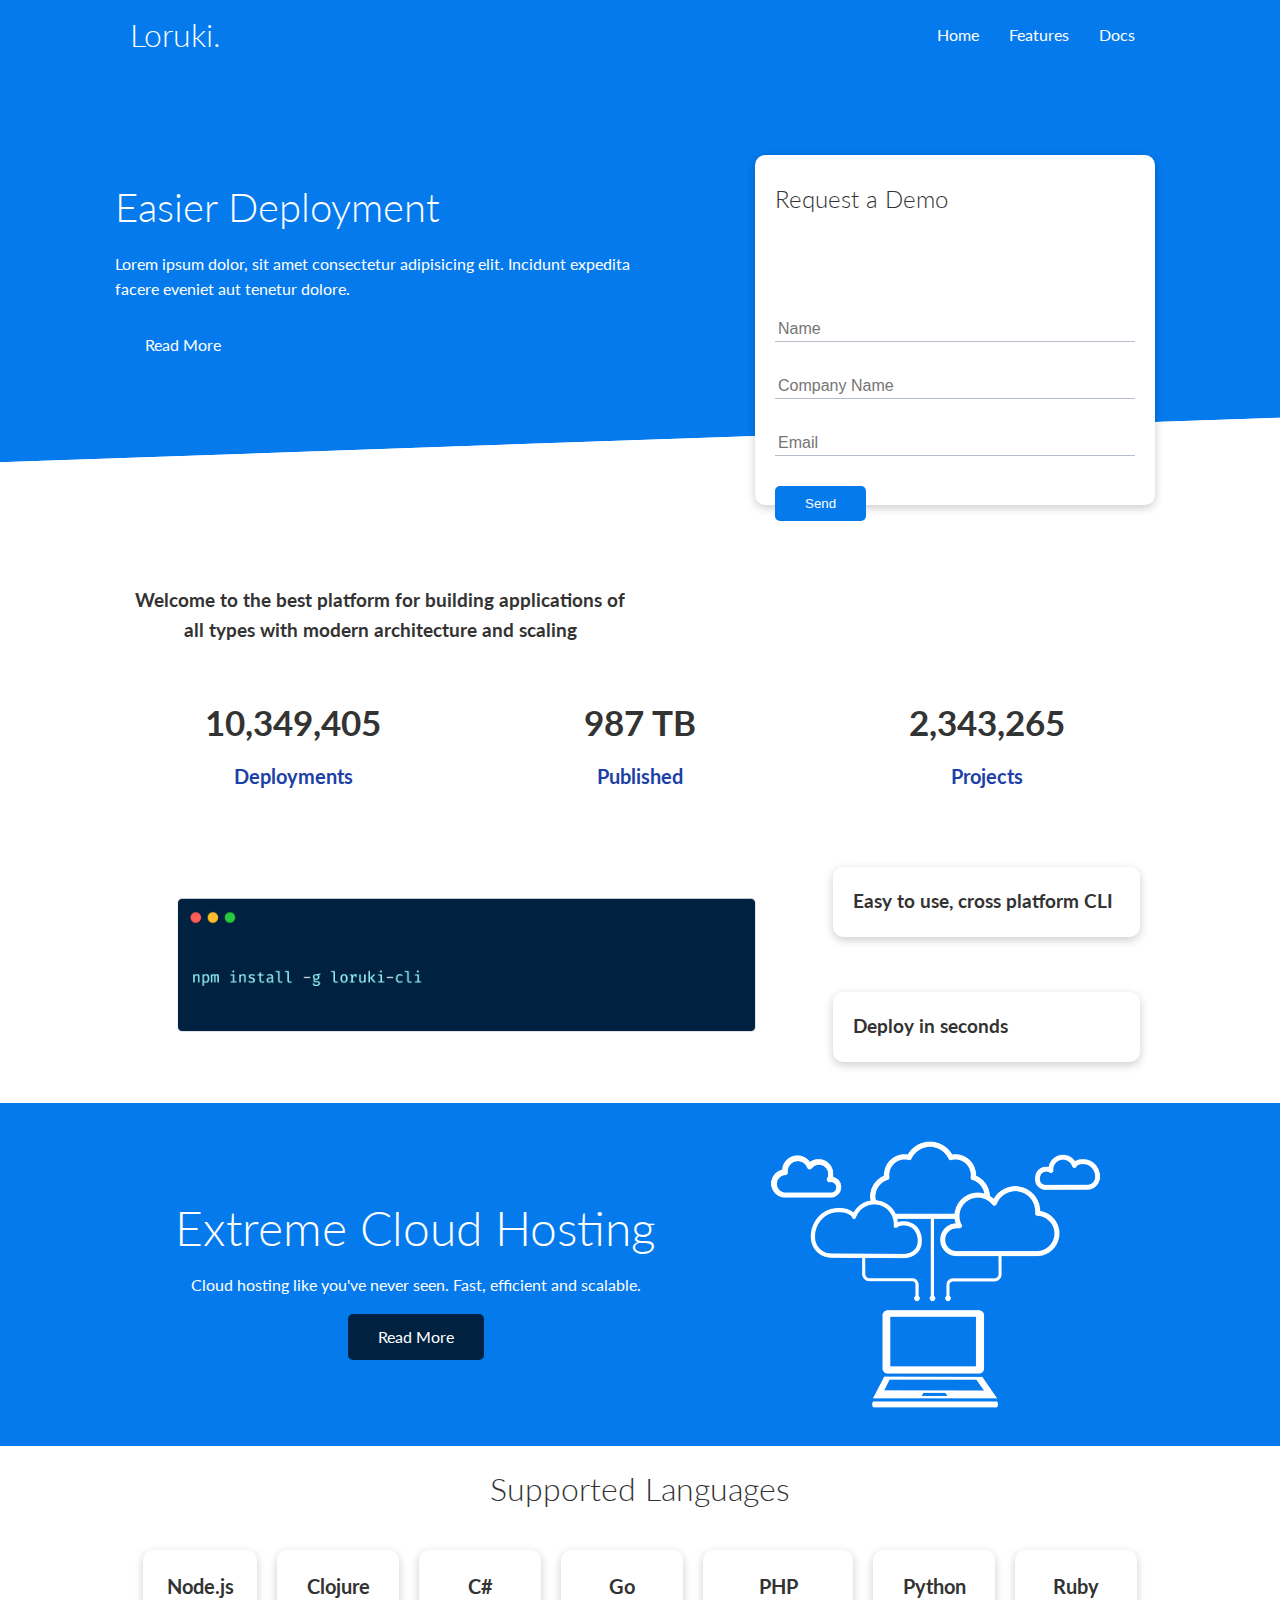
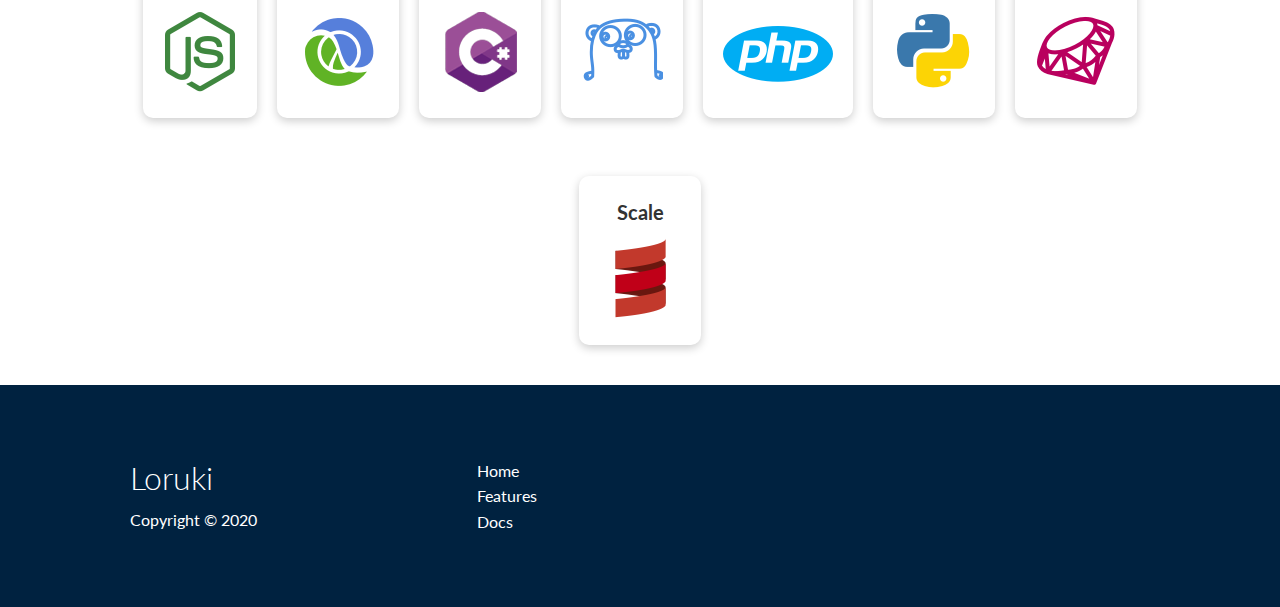
<file: index.html>
<!DOCTYPE html>
<html lang="en">
<head>
  <meta charset="UTF-8">
  <meta name="viewport" content="width=device-width, initial-scale=1.0">
  <meta http-equiv="X-UA-Compatible" content="ie=edge">
  <link rel="stylesheet" href="css/stylesheet.css">
  <link rel="stylesheet" href="css/utilities.css">
  <link rel="stylesheet" href="https://cdnjs.cloudflare.com/ajax/libs/font-awesome/6.0.0-beta3/css/all.min.css"
    integrity="sha512-Fo3rlrZj/k7ujTnHg4CGR2D7kSs0v4LLanw2qksYuRlEzO+tcaEPQogQ0KaoGN26/zrn20ImR1DfuLWnOo7aBA=="
    crossorigin="anonymous"  />
  <title>Loruki | Cloud Hosting for Everyone</title>
</head>
<body>
  <!--NavBar-->
  <div class="navbar">
    <div class="container flex">
      <h1 class="logo">Loruki.</h1>
      <nav>
        <ul>
          <li><a href="index.html">Home</a></li>
          <li><a href="features.html">Features</a></li>
          <li><a href="docs.html">Docs</a></li>
        </ul>
      </nav>
    </div>
  </div>

  <!--Showcase-->
  <section class="showcase">
    <div class="container grid">
      <div class="showcase-text">
        <h1>Easier Deployment</h1>
        <p>Lorem ipsum dolor, sit amet consectetur
          adipisicing elit. Incidunt expedita facere 
          eveniet aut tenetur dolore.</p>
          <a href="features.html" class="btn btn-outline">
            Read More
          </a>
      </div>

      <div class="showcase-form card">
        <h2>Request a Demo</h2>
        <form name="contact" method="POST" netlify-honeypot="bot-field" data-netlify="true">
          <input type="hidden" name="form-name" value="contact">
          <p class="hidden">
            <label>
              Don’t fill this out if you’re human: <input name="bot-field" />
            </label>
          </p>
          <div class="form-control" method="POST" data-netlify="true">
            <input type="text" name="name" placeholder="Name" required>
          </div>
          <div class="form-control">
            <input type="text" name="company" 
            placeholder="Company Name" required>
          </div>
          <div class="form-control">
            <input type="email" name="email" placeholder="Email" required>
          </div>
          <input type="submit" value="Send" class="btn btn-primary">
        </form>
      </div>
    </div>
  </section>

  <!--Stats-->
  <section class="stats">
    <div class="container">
      <h3 class="stats-heading text-center my-1">
        Welcome to the best platform for building applications of all types
        with modern architecture and scaling
      </h3>

      <div class="grid grid-3 text-center my-4">
        <div>
          <i class="fas fa-server fa-3x"></i>
          <h3>10,349,405</h3>
          <p class="text-secondary">Deployments</p>
        </div>
        <div>
          <i class="fas fa-upload fa-3x"></i>
          <h3>987 TB</h3>
          <p class="text-secondary">Published</p>
        </div>
        <div>
          <i class="fas fa-project-diagram fa-3x"></i>
          <h3>2,343,265</h3>
          <p class="text-secondary">Projects</p>
        </div>
      </div>
    </div>
  </section>

  <!--Cli-->
  <section class="cli">
    <div class="container grid">
      <img src="images/cli.png" alt="">
      <div class="card">
        <h3>Easy to use, cross platform CLI</h3>
      </div>
      <div class="card">
        <h3>Deploy in seconds</h3>
      </div>
    </div>
  </section>

  <!--cloud-->
  <section class="cloud bg-primary my-2 py-2">
    <div class="container grid">
      <div class="text-center">
        <h2 class="lg">Extreme Cloud Hosting</h2>
        <p class="lead my-1">Cloud hosting like you've never seen.
          Fast, efficient and scalable.</p>
          <a href="features.html" class="btn btn-dark">Read More</a>
      </div>
      <img src="images/cloud.png" alt="">
    </div>
  </section>

  <!--Languages-->
  <section class="languages">
    <h2 class="md text-center my-2">
      Supported Languages
    </h2>
    <container class="container flex">
      <div class="card">
        <h4>Node.js</h4>
        <img src="images/logos/node.png" alt="">
      </div>
      <div class="card">
        <h4>Clojure</h4>
        <img src="images/logos/clojure.png" alt="">
      </div>
      <div class="card">
        <h4>C#</h4>
        <img src="images/logos/csharp.png" alt="">
      </div>
      <div class="card">
        <h4>Go</h4>
        <img src="images/logos/go.png" alt="">
      </div>
      <div class="card">
        <h4>PHP</h4>
        <img src="images/logos/php.png" alt="">
      </div>
      <div class="card">
        <h4>Python</h4>
        <img src="images/logos/python.png" alt="">
      </div>
      <div class="card">
        <h4>Ruby</h4>
        <img src="images/logos/ruby.png" alt="">
      </div>
      <div class="card">
        <h4>Scale</h4>
        <img src="images/logos/scala.png" alt="">
      </div>
    </container>
  </section>

  <!--footer-->
  <footer class="footer bg-dark py-5">
    <div class="container grid grid-3">
      <div>
        <h1>
          Loruki
        </h1>
        <p>Copyright &copy; 2020</p>
      </div>
      <nav>
        <ul>
          <li><a href="index.html">Home</a></li>
          <li><a href="features.html">Features</a></li>
          <li><a href="docs.html">Docs</a></li>
        </ul>
      </nav>
      <div class="social">
        <a href="#"><i class="fab fa-github fa-2x"></i></a>
        <a href="#"><i class="fab fa-facebook fa-2x"></i></a>
        <a href="#"><i class="fab fa-instagram fa-2x"></i></a>
        <a href="#"><i class="fab fa-twitter fa-2x"></i></a>
      </div>
    </div>
  </footer>

</body>
</html>
</file>
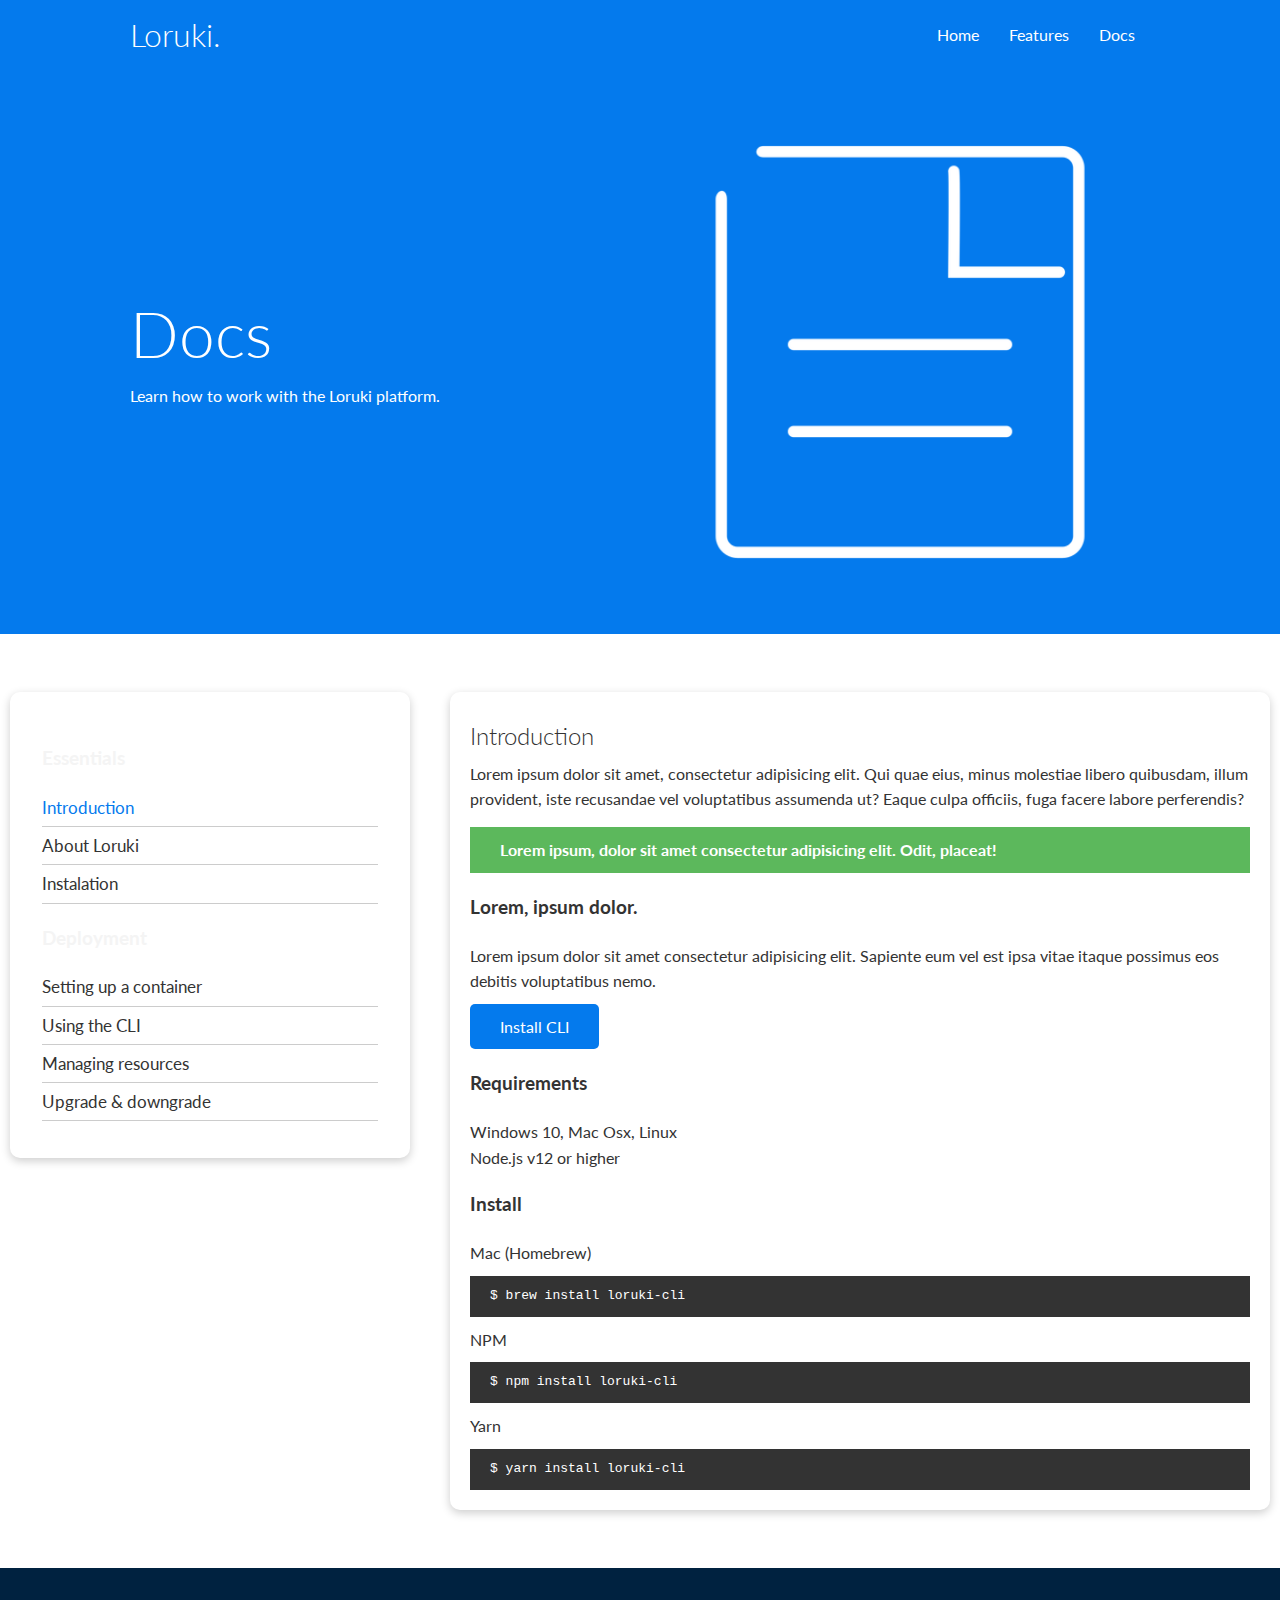
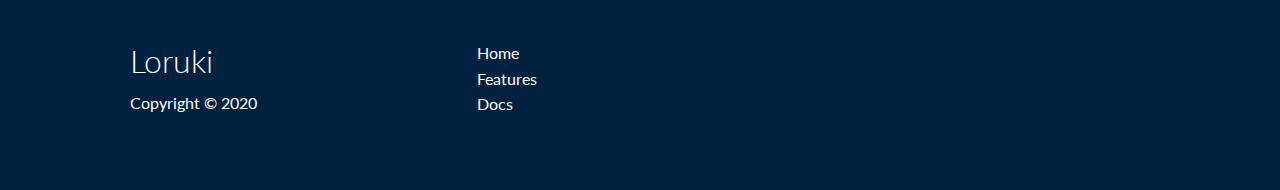
<file: docs.html>
<!DOCTYPE html>
<html lang="en">

<head>
    <meta charset="UTF-8">
    <meta name="viewport" content="width=device-width, initial-scale=1.0">
    <meta http-equiv="X-UA-Compatible" content="ie=edge">
    <link rel="stylesheet" href="css/stylesheet.css">
    <link rel="stylesheet" href="css/utilities.css">
    <link rel="stylesheet" href="https://cdnjs.cloudflare.com/ajax/libs/font-awesome/6.0.0-beta3/css/all.min.css"
        integrity="sha512-Fo3rlrZj/k7ujTnHg4CGR2D7kSs0v4LLanw2qksYuRlEzO+tcaEPQogQ0KaoGN26/zrn20ImR1DfuLWnOo7aBA=="
        crossorigin="anonymous" />
    <title>Loruki | Cloud Hosting for Everyone</title>
</head>

<body>
    <!--NavBar-->
    <div class="navbar">
        <div class="container flex">
            <h1 class="logo">Loruki.</h1>
            <nav>
                <ul>
                    <li><a href="index.html">Home</a></li>
                    <li><a href="features.html">Features</a></li>
                    <li><a href="docs.html">Docs</a></li>
                </ul>
            </nav>
        </div>
    </div>

    <!--Head-->
    <section class="section Docs-head bg-primary py-3">
        <div class="container grid">
            <div>
                <h1 class="xl">Docs</h1>
                <p class="lead">
                    Learn how to work with the Loruki platform.
                </p>
            </div>
            <img src="images/docs.png" alt="">
        </div>
    </section>

    <!--Docs main-->
    <section class="docs-main my-4">
        <div class="grid">
            <div class="card bg-light p-3">
                <h3 class="my-2">
                    Essentials
                </h3>
                <nav>
                    <ul>
                        <li><a class="text-primary" href="#">
                            Introduction</a></li>
                        <li><a href="#">About Loruki</a></li>
                        <li><a href="#">Instalation</a></li>
                    </ul>
                </nav>

                <h3 class="my-2">
                    Deployment
                </h3>
                <nav>
                    <ul>
                        <li><a href="#">Setting up a container</a></li>
                        <li><a href="#">Using the CLI</a></li>
                        <li><a href="#">Managing resources</a></li>
                        <li><a href="#">Upgrade & downgrade</a></li>
                    </ul>
                </nav>
            </div>
            <div class="card">
                <h2>Introduction</h2>
                <p>Lorem ipsum dolor sit amet, consectetur 
                    adipisicing elit. Qui quae eius, minus 
                    molestiae libero quibusdam, illum 
                    provident, iste recusandae vel 
                    voluptatibus assumenda ut? Eaque culpa 
                    officiis, fuga facere labore 
                    perferendis?</p>
                    <div class="alert alert-success">
                        <i class="fas fa-info"></i>Lorem 
                        ipsum, dolor sit amet consectetur 
                        adipisicing elit. Odit, placeat!
                    </div>
                    <h3>Lorem, ipsum dolor.</h3>
                    <p>Lorem ipsum dolor sit amet consectetur 
                        adipisicing elit. Sapiente eum vel est ipsa 
                        vitae itaque possimus eos debitis 
                        voluptatibus nemo.
                    </p>
                    <a href="#" class="btn btn-primary">Install CLI
                    </a>

                    <h3>Requirements</h3>
                    <ul>
                        <li>Windows 10, Mac Osx, Linux</li>
                        <li>Node.js v12 or higher</li>                        
                    </ul>

                    <h3>Install</h3>
                    <p>Mac (Homebrew)</p>
                    <pre><code>$ brew install loruki-cli</code></pre>
                    <p>NPM</p>
                    <pre><code>$ npm install loruki-cli</code></pre>
                    <p>Yarn</p>
                    <pre><code>$ yarn install loruki-cli</code></pre>


            </div>
        </div>
    </section>

    

    <!--footer-->
    <footer class="footer bg-dark py-5">
        <div class="container grid grid-3">
            <div>
                <h1>
                    Loruki
                </h1>
                <p>Copyright &copy; 2020</p>
            </div>
            <nav>
                <ul>
                    <li><a href="index.html">Home</a></li>
                    <li><a href="features.html">Features</a></li>
                    <li><a href="docs.html">Docs</a></li>
                </ul>
            </nav>
            <div class="social">
                <a href="#"><i class="fab fa-github fa-2x"></i></a>
                <a href="#"><i class="fab fa-facebook fa-2x"></i></a>
                <a href="#"><i class="fab fa-instagram fa-2x"></i></a>
                <a href="#"><i class="fab fa-twitter fa-2x"></i></a>
            </div>
        </div>
    </footer>

</body>

</html>
</file>
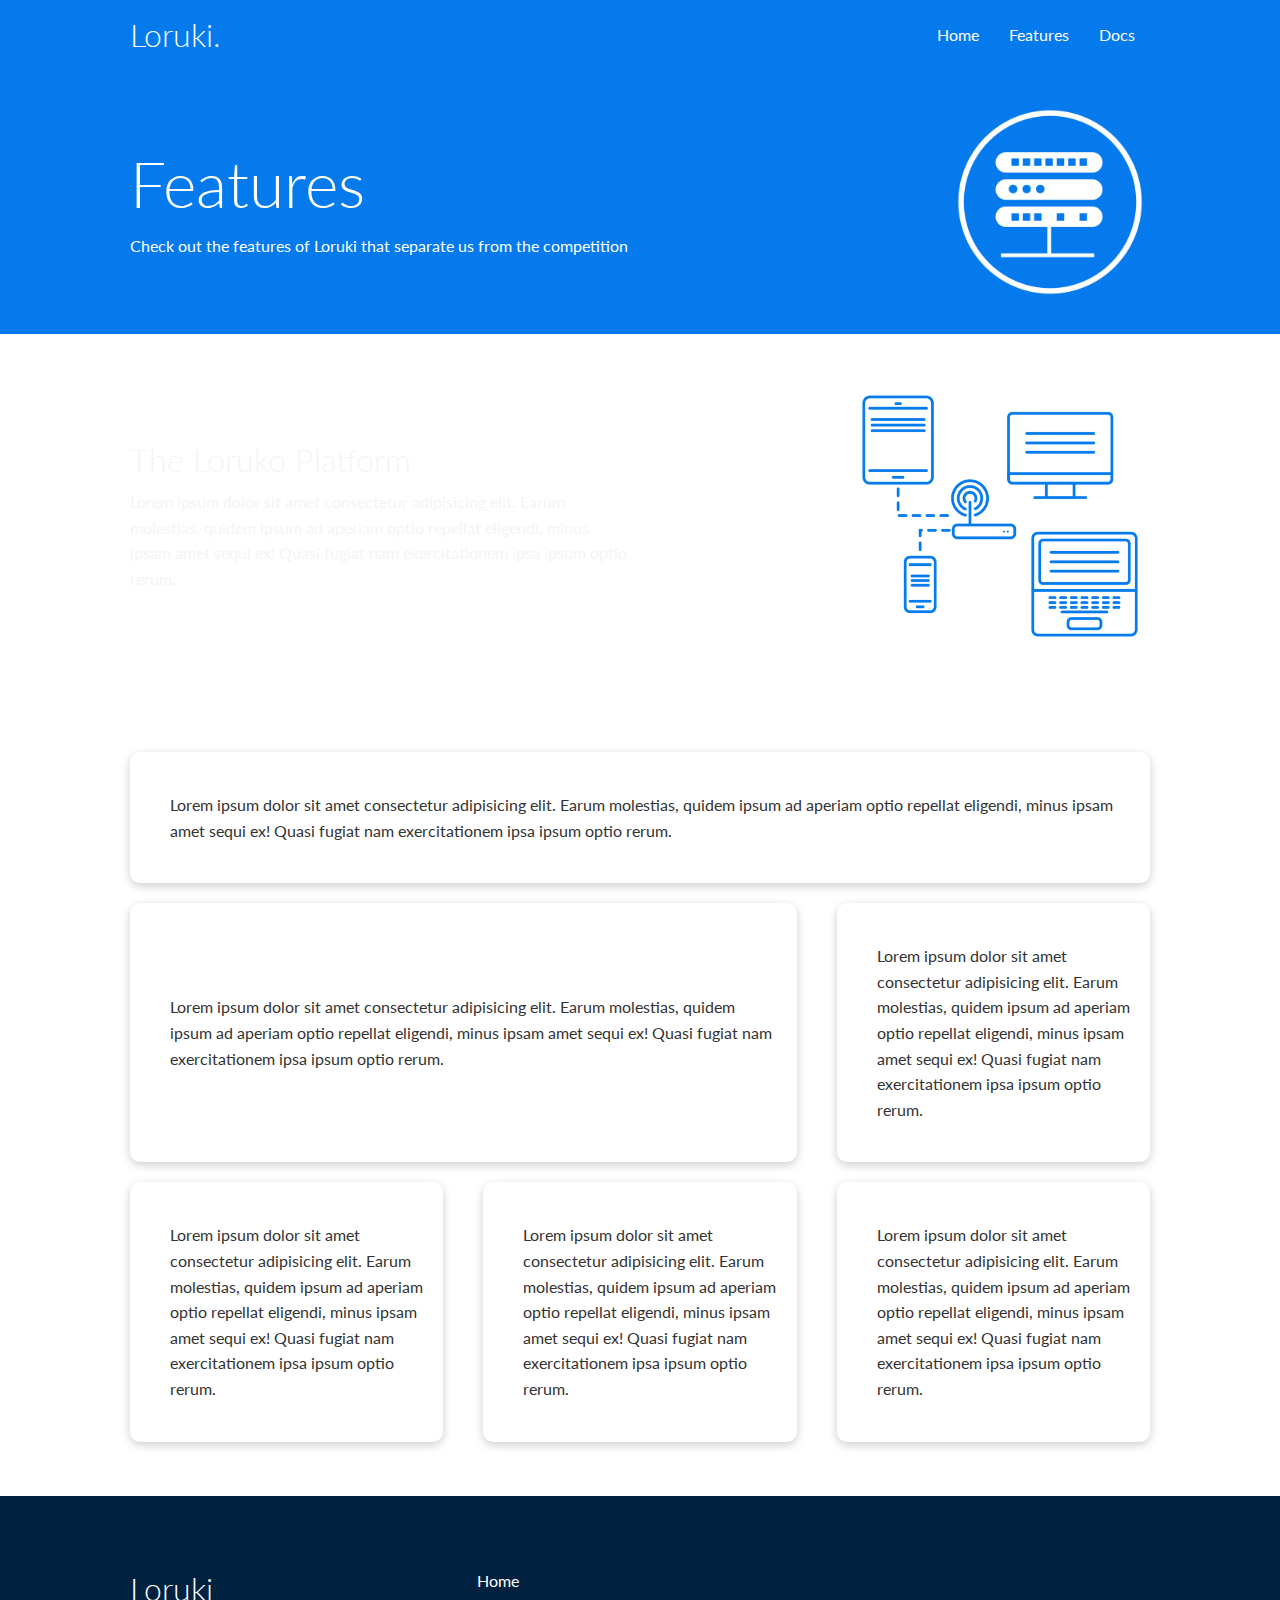
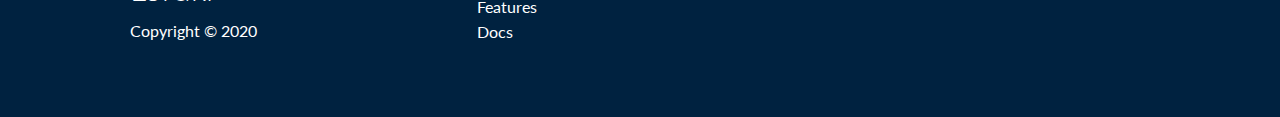
<file: features.html>
<!DOCTYPE html>
<html lang="en">

<head>
    <meta charset="UTF-8">
    <meta name="viewport" content="width=device-width, initial-scale=1.0">
    <meta http-equiv="X-UA-Compatible" content="ie=edge">
    <link rel="stylesheet" href="css/stylesheet.css">
    <link rel="stylesheet" href="css/utilities.css">
    <link rel="stylesheet" href="https://cdnjs.cloudflare.com/ajax/libs/font-awesome/6.0.0-beta3/css/all.min.css"
        integrity="sha512-Fo3rlrZj/k7ujTnHg4CGR2D7kSs0v4LLanw2qksYuRlEzO+tcaEPQogQ0KaoGN26/zrn20ImR1DfuLWnOo7aBA=="
        crossorigin="anonymous" />
    <title>Loruki | Cloud Hosting for Everyone</title>
</head>

<body>
    <!--NavBar-->
    <div class="navbar">
        <div class="container flex">
            <h1 class="logo">Loruki.</h1>
            <nav>
                <ul>
                    <li><a href="index.html">Home</a></li>
                    <li><a href="features.html">Features</a></li>
                    <li><a href="docs.html">Docs</a></li>
                </ul>
            </nav>
        </div>
    </div>

  <!--Head-->
  <section class="section features-head bg-primary py-3">
      <div class="container grid">
          <div>
              <h1 class="xl">Features</h1>
              <p class="lead">
                  Check out the features of Loruki that separate
                  us from the competition
              </p>
          </div>
          <img src="images/server.png" alt="">
      </div>
  </section>

  <!--Sub Head-->
  <section class="features-sub-head bg-light py-3">
      <div class="container grid">
        <div>
            <h1 class="md">The Loruko Platform</h1>
            <p>
                Lorem ipsum dolor sit amet consectetur 
                adipisicing elit. Earum molestias, 
                quidem ipsum ad aperiam optio repellat 
                eligendi, minus ipsam amet sequi ex! Quasi 
                fugiat nam exercitationem ipsa ipsum optio 
                rerum.
            </p>
        </div>
        <img src="images/server2.png" alt="">
      </div>
  </section>

  <section class="features-main my-2">
      <div class="container grid grid-3">
          <div class="card flex">
              <i class="fas fa-server fa-3x"></i>
              <p>Lorem ipsum dolor sit amet consectetur
            adipisicing elit. Earum molestias,
            quidem ipsum ad aperiam optio repellat
            eligendi, minus ipsam amet sequi ex! Quasi
            fugiat nam exercitationem ipsa ipsum optio
            rerum.</p>
          </div>
        <div class="card flex">
            <i class="fas fa-database fa-3x"></i>
            <p>Lorem ipsum dolor sit amet consectetur
                adipisicing elit. Earum molestias,
                quidem ipsum ad aperiam optio repellat
                eligendi, minus ipsam amet sequi ex! Quasi
                fugiat nam exercitationem ipsa ipsum optio
                rerum.</p>
        </div>
        <div class="card flex">
            <i class="fas fa-power-off fa-3x"></i>
            <p>Lorem ipsum dolor sit amet consectetur
                adipisicing elit. Earum molestias,
                quidem ipsum ad aperiam optio repellat
                eligendi, minus ipsam amet sequi ex! Quasi
                fugiat nam exercitationem ipsa ipsum optio
                rerum.</p>
        </div>
        <div class="card flex">
            <i class="fas fa-laptop-code fa-3x"></i>
            <p>Lorem ipsum dolor sit amet consectetur
                adipisicing elit. Earum molestias,
                quidem ipsum ad aperiam optio repellat
                eligendi, minus ipsam amet sequi ex! Quasi
                fugiat nam exercitationem ipsa ipsum optio
                rerum.</p>
        </div>
        <div class="card flex">
            <i class="fas fa-upload fa-3x"></i>
            <p>Lorem ipsum dolor sit amet consectetur
                adipisicing elit. Earum molestias,
                quidem ipsum ad aperiam optio repellat
                eligendi, minus ipsam amet sequi ex! Quasi
                fugiat nam exercitationem ipsa ipsum optio
                rerum.</p>
        </div>
        <div class="card flex">
            <i class="fas fa-project-diagram fa-3x"></i>
            <p>Lorem ipsum dolor sit amet consectetur
                adipisicing elit. Earum molestias,
                quidem ipsum ad aperiam optio repellat
                eligendi, minus ipsam amet sequi ex! Quasi
                fugiat nam exercitationem ipsa ipsum optio
                rerum.</p>
        </div>
      </div>
  </section>

    <!--footer-->
    <footer class="footer bg-dark py-5">
        <div class="container grid grid-3">
            <div>
                <h1>
                    Loruki
                </h1>
                <p>Copyright &copy; 2020</p>
            </div>
            <nav>
                <ul>
                    <li><a href="index.html">Home</a></li>
                    <li><a href="features.html">Features</a></li>
                    <li><a href="docs.html">Docs</a></li>
                </ul>
            </nav>
            <div class="social">
                <a href="#"><i class="fab fa-github fa-2x"></i></a>
                <a href="#"><i class="fab fa-facebook fa-2x"></i></a>
                <a href="#"><i class="fab fa-instagram fa-2x"></i></a>
                <a href="#"><i class="fab fa-twitter fa-2x"></i></a>
            </div>
        </div>
    </footer>

</body>

</html>
</file>
<file: css/stylesheet.css>
@import url('https://fonts.googleapis.com/css2?family=Lato:wght@300&display=swap');

:root{
  --primary-color:#047aed;
  --secondary-color:#1c3fa8;
  --dark-color:#002240;
  --light-color:#f4f4f4;
  --sucess-color: #5cb85c;
  --error-color: #d9534f;
}

*{
  box-sizing: border-box;
  padding:0;
  margin:0;
}

body{
  font-family: 'Lato', sans-serif;
  color: #333;
  line-height: 1.6;
}

ul{
  list-style: none;
}

a{
  text-decoration: none;
  color: #333
}

h1, h2{
  font-weight: 300;
  line-height: 1.2;
  margin: 10px 0;
}

p{
  margin: 10px 0;
}

img{
  width: 100%;
}

code,
pre {
  background: #333;
  color: #fff;
  padding: 10px;
}

.hidden {
  visibility: hidden;`
  height: 0;
}


/*navbar styling*/
.navbar{
  background-color: var(--primary-color) ;
  color: #fff;
  height: 70px;
}

.navbar ul{
  display: flex;
}

.navbar a{
  color: #fff;
  padding: 10px;
  margin: 0 5px;
}

.navbar a:hover{
  border-bottom: 2px #fff solid;;
}

.navbar .flex{
  justify-content: space-between;
}

/*Showcase*/
.showcase{
  height: 400px;
  background-color: var(--primary-color);
  color: #fff;
  position:relative;
}

.showcase h1{
  font-size: 40px;
}

.showcase p{
  margin: 20px 0;
}

.showcase .grid{
  grid-template-columns: 55% 45%;
  gap: 30px;
  overflow: visible;
}

.showcase-text {
  animation: slideInFromLeft 1s ease-in;
}

.showcase-form{
  position: relative;
  top:60px;
  height:350px;
  width: 400px;
  padding: 40px;
  z-index:100;
  justify-self: flex-end;
  animation: slideInFromLeft 1s ease-in;
}

.showcase-form .form-control{
  margin:30px 0;
}

.showcase-form input[type='text'],
.showcase-form input[type='email'] {
  border:0;
  border-bottom: 1px solid #b4becb;
  width: 100%;
  padding: 3px;
  font-size:16px;
}

.showcase-form input:focus{
  outline:none;
}

.showcase::before, 
.showcase::after{
  content:'';
position: absolute;
height: 100px;
bottom: -70px;
right:0;
left:0;
background:#fff;
transform: skewY(-2deg);
-webkit-transform: skewY(-2deg);
-moz-transform: skewY(-2deg);
-ms-transform: skewY(-2deg);
}

/*Stats*/
.stats{
  padding-top:100px;
  animation: slideInFromBottom 1s ease-in;
}

.stats-heading{
  max-width: 500px;
  margin: auto;
}

.stats .grid h3{
  font-size: 35px;
}

.stats .grid p{
  font-size: 20px;
  font-weight: bold;
}

/*Cli*/
.cli .grid{
  grid-template-columns: repeat(3, 1fr);
  grid-template-rows: repeat(2, 1fr);
}

.cli .grid > *:first-child{
  grid-column: 1 / span 2;
  grid-row: 1 / span 2;;
}

/*cloud*/
.cloud .grid{
  grid-template-columns: 4fr 3fr;
}

/*Languages*/

.languages .flex{
  flex-wrap: wrap;
}

.languages .card{
  text-align: center;
  margin: 18px 10px 40px;
  transition: transform 0.2s ease-in;
}

.languages .card h4{
  font-size: 20px;
  margin-bottom: 10px;
}

.languages .card:hover{
  transform: translateY(-15px);
}

/*Features*/
.features-head img, .features-docs img {
  width:200px;
  justify-self: flex-end;
}

.features-sub-head img{
  width:300px;
  justify-self: flex-end;
}

.features-main .card > i{
  margin-right: 20px;
}

.features-main .grid{
  padding:30px;
}

.features-main .grid > *:first-child{
  grid-column: 1 / span 3;;
}

.features-main .grid > *:nth-child(2){
  grid-column: 1 / span 2;
}

/*docs*/
.docs-main h3{
  margin: 20px 0;
}

.docs-main .grid{
  grid-template-columns: 1fr 2fr;
  align-items: flex-start;
}

.docs-main nav li{
  font-size: 17px;
  padding-bottom: 5px;
  margin-bottom: 5px;
  border-bottom: 1px #ccc solid;
}

.docs-main a:hover{
  font-weight: bold;
}

/*footer*/
.footer .social a{
  margin: 0 10px;
}

/*Tablets and under*/
@media (max-width: 768px){
  .grid,
  .showcase .grid,
  .stats .grid,
  .cli .grid,
  .cloud .grid,
  .features-main .grid,
  .docs-main .grid {
    grid-template-columns: 1fr;
    grid-template-rows: 1fr;
  }

  .showcase{
    height:auto;
  }

  .showcase-text{
    text-align: center;
    margin-top: 40px;
    animation: slideInFromTop 1s ease-in;
  }

  .showcase-form{
    justify-self: center;
    margin: auto;
    animation: slideInFromBottom 1s ease-in;
  }

  .cli .grid > *:first-child{
    grid-column: 1;
    grid-row: 1;
  }

  .features-head,
  .features-sub-head,
  .docs-head {
    text-align: center;
  }

  .features-head img,
  .features-sub-head img,
  .docs-head img{
    justify-self: center;
  }

  .features-main .grid > *:first-child,
  .features-main .grid > *:nth-child(2) {
    grid-column: 1;
  }
}

/*Animations*/
@keyframes slideInFromLeft {
  0% {
    transform: translateX(-100%);
  }

  100% {
    transform: translateX(0);
  }
}

@keyframes slideInFromRight {
  0% {
    transform: translateX(100%);
  }

  100% {
    transform: translateX(0);
  }
}

@keyframes slideInFromTop {
  0% {
    transform: translateY(-100%);
  }

  100% {
    transform: translateX(0);
  }
}

@keyframes slideInFromBottom {
  0% {
    transform: translateY(100%);
  }

  100% {
    transform: translateX(0);
  }
}


/*Mobile*/
@media (max-width: 500px){
  .navbar{
  height: 110px;
  }
  .navbar .flex{
    flex-direction: column;
  }

  .navbar ul{
    padding: 10px;
    background-color: rgba(0, 0, 0, 0.1);
  }
}
</file>
<file: css/utilities.css>
.container{
  max-width: 1100px;
  margin: 0 auto;
  overflow: auto;
  padding: 0 40px;
}

.card{
  background-color: #fff;
  color: #333;
  border-radius: 10px;
  box-shadow: 0 3px 10px rgba(0, 0, 0, 0.2);
  padding: 20px;
  margin: 10px;
}

.btn{
  display:inline-block;
  padding: 10px 30px;
  cursor:pointer;
  background: var(--primary-color);
  color: #fff;
  border:none;
  border-radius: 5px;;
}

.btn-outline{
  background-color:transparent
  border:1px #fff solid;
}

.btn:hover{
  transform: scale(.98);
}

/*backgrounds & colored buttons*/
.bg-primary, 
.btn-primary{
    background-color: var(--primary-color);
    color: #fff;
}

.bg-secondary, 
.btn-secondary{
    background-color: var(--secondary-color);
    color: #fff;
}

.bg-dark, 
.btn-dark{
    background-color: var(--dark-color);
    color: #fff;
}

.bg-primary a, 
.btn-primary a,
.bg-secondary a, 
.btn-secondary a,
.bg-dark a, 
.btn-dark a{
    color: #fff;
}

.bg-light, 
.btn-light{
    color: var(--light-color);
}

/*Text Colors*/
.text-primary{
    color: var(--primary-color);
}

.text-secondary{
    color: var(--secondary-color);
}

.text-dark{
    color: var(--dark-color);
}


.text-light{
    color: var(--light-color);
}

/*Text sizes*//
.lead{
    font-size: 20px;
}

.sm{
    font-size: 1rem;
}

.md{
    font-size: 2rem;
}

.lg{
    font-size: 3rem;
}

.xl{
    font-size: 4rem;
}

.text-center {
    text-align: center;
}

/*Alert*/
.alert {
    background-color: var(--light-color);
    padding: 10px 20px;
    font-weight: bold;
    margin: 15px 0;
}

.alert i{
    margin-right: 10px;
}

.alert-success{
    background-color: var(--sucess-color);
    color:#fff
}

.alert-error{
    background-color: var(--error-color);
    color:#fff;
}

.flex{
  display:flex;
  justify-content: center;
  align-items: center;
  height: 100%;
}

.grid{
  display: grid;
  grid-template-columns: repeat(2, 1fr);
  gap: 20px;
  justify-content: center;
  align-items: center;
  height: 100%;
}

.grid-3{
  grid-template-columns: repeat(3, 1fr);
}

/*Margin*/
.my-1{
    margin: 1rem 0;
}

.my-2{
    margin:1.5rem 0;
}

.my-3{
    margin:2rem 0;
}

.my-4{
    margin:3rem 0;
}

.my-5{
    margin:4rem 0;
}

.m-1{
    margin: 1rem;
}

.m-2{
    margin:1.5rem;
}

.m-3{
    margin:2rem;
}

.m-4{
    margin:3rem;
}

.m-5{
    margin:4rem;
}

/*Padding*/
.py-1{
    padding: 1rem 0;
}

.py-2{
    padding:1.5rem 0;
}

.py-3{
    padding:2rem 0;
}

.py-4{
    padding:3rem 0;
}

.py-5{
    padding:4rem 0;
}

.p-1{
    padding: 1rem;
}

.p-2{
    padding:1.5rem;
}

.p-3{
    padding:2rem;
}

.p-4{
    padding:3rem;
}

.p-5{
    padding:4rem;
}
</file>
